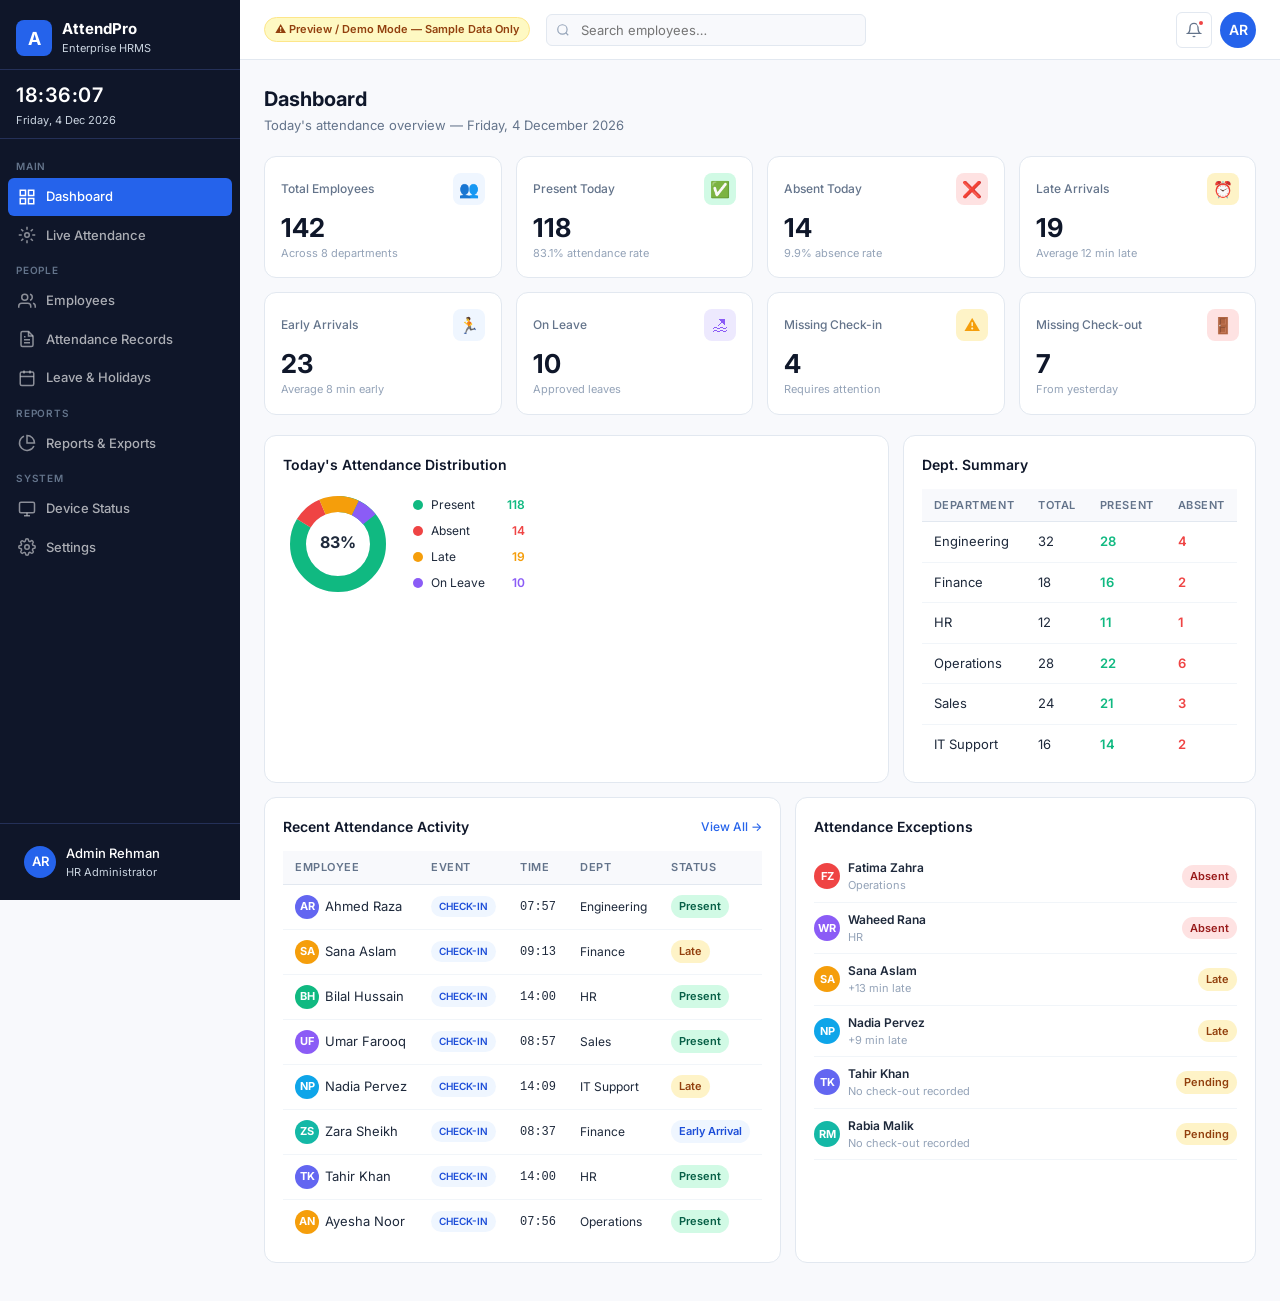
<file: frontend_source/attendance-proto-original.html>
<!DOCTYPE html>
<html lang="en">
<head>
<meta charset="UTF-8">
<meta name="viewport" content="width=device-width,initial-scale=1">
<title>AttendPro — Biometric Attendance System</title>
<link href="https://fonts.googleapis.com/css2?family=Inter:wght@400;500;600;700&display=swap" rel="stylesheet">
<style>
*,*::before,*::after{box-sizing:border-box;margin:0;padding:0}
:root{
--navy:#0f1629;--navy2:#1a2440;--navy3:#243058;
--blue:#2563eb;--blue-lt:#eff6ff;--blue-mid:#bfdbfe;
--teal:#0ea5e9;
--green:#10b981;--green-lt:#d1fae5;
--amber:#f59e0b;--amber-lt:#fef3c7;
--red:#ef4444;--red-lt:#fee2e2;
--purple:#8b5cf6;--purple-lt:#ede9fe;
--gray50:#f8f9fc;--gray100:#f1f5f9;--gray200:#e2e8f0;--gray300:#cbd5e1;
--gray500:#64748b;--gray700:#334155;--gray900:#0f172a;
--text:#1e293b;--text2:#64748b;--text3:#94a3b8;
--sidebar-w:240px;--topbar-h:60px;
--radius:8px;--radius-lg:12px;
--shadow:0 1px 3px rgba(0,0,0,.08),0 1px 2px rgba(0,0,0,.04);
--shadow-md:0 4px 12px rgba(0,0,0,.1);
}
body{font-family:'Inter',sans-serif;background:var(--gray50);color:var(--text);font-size:14px;line-height:1.5}
a{text-decoration:none;color:inherit}
button{cursor:pointer;font-family:inherit;font-size:14px}
/* LAYOUT */
.app{display:flex;min-height:100vh}
.sidebar{width:var(--sidebar-w);background:var(--navy);position:fixed;top:0;left:0;bottom:0;display:flex;flex-direction:column;z-index:100;overflow-y:auto}
.main{margin-left:var(--sidebar-w);flex:1;display:flex;flex-direction:column;min-height:100vh}
.topbar{height:var(--topbar-h);background:#fff;border-bottom:1px solid var(--gray200);display:flex;align-items:center;padding:0 24px;gap:16px;position:sticky;top:0;z-index:50}
.content{flex:1;padding:24px}
/* SIDEBAR */
.sb-brand{padding:20px 16px 12px;border-bottom:1px solid var(--navy3)}
.sb-brand .logo{display:flex;align-items:center;gap:10px}
.sb-logo-icon{width:36px;height:36px;background:var(--blue);border-radius:8px;display:flex;align-items:center;justify-content:center;font-size:18px;color:#fff;font-weight:700}
.sb-brand-name{color:#fff;font-weight:700;font-size:15px;line-height:1.2}
.sb-brand-sub{color:var(--gray300);font-size:11px;margin-top:2px}
.sb-datetime{padding:10px 16px;border-bottom:1px solid var(--navy3)}
.sb-time{color:#fff;font-size:20px;font-weight:600;letter-spacing:.5px}
.sb-date{color:var(--gray300);font-size:11px;margin-top:2px}
.sb-nav{padding:12px 8px;flex:1}
.sb-section{color:var(--gray500);font-size:10px;font-weight:600;padding:8px 8px 4px;text-transform:uppercase;letter-spacing:.08em}
.nav-item{display:flex;align-items:center;gap:10px;padding:9px 10px;border-radius:6px;color:rgba(255,255,255,.65);cursor:pointer;margin-bottom:1px;transition:background .15s,color .15s;font-size:13px;font-weight:500}
.nav-item:hover{background:var(--navy2);color:#fff}
.nav-item.active{background:var(--blue);color:#fff}
.nav-item .ni{width:18px;height:18px;flex-shrink:0;opacity:.8}
.nav-item.active .ni{opacity:1}
.sb-bottom{padding:12px 16px;border-top:1px solid var(--navy3)}
.sb-user{display:flex;align-items:center;gap:10px;cursor:pointer;padding:8px;border-radius:6px}
.sb-user:hover{background:var(--navy2)}
.avatar{width:32px;height:32px;border-radius:50%;background:var(--blue);display:flex;align-items:center;justify-content:center;color:#fff;font-size:13px;font-weight:600;flex-shrink:0}
.sb-user-info{flex:1;min-width:0}
.sb-user-name{color:#fff;font-size:13px;font-weight:500;white-space:nowrap;overflow:hidden;text-overflow:ellipsis}
.sb-user-role{color:var(--gray300);font-size:11px}
/* TOPBAR */
.demo-badge{background:#fef9c3;border:1px solid #fde68a;color:#92400e;font-size:11px;font-weight:600;padding:3px 10px;border-radius:20px;white-space:nowrap}
.tb-search{flex:1;max-width:320px;position:relative}
.tb-search input{width:100%;padding:7px 12px 7px 34px;border:1px solid var(--gray200);border-radius:6px;font-size:13px;font-family:inherit;color:var(--text);background:var(--gray50)}
.tb-search input:focus{outline:none;border-color:var(--blue)}
.tb-search .si{position:absolute;left:10px;top:50%;transform:translateY(-50%);color:var(--text3)}
.tb-actions{display:flex;align-items:center;gap:8px;margin-left:auto}
.icon-btn{width:36px;height:36px;border:1px solid var(--gray200);border-radius:6px;background:#fff;display:flex;align-items:center;justify-content:center;color:var(--gray500);cursor:pointer;position:relative}
.icon-btn:hover{background:var(--gray50);border-color:var(--gray300)}
.notif-dot{position:absolute;top:6px;right:6px;width:8px;height:8px;background:var(--red);border-radius:50%;border:2px solid #fff}
.tb-avatar{width:36px;height:36px;border-radius:50%;background:var(--blue);display:flex;align-items:center;justify-content:center;color:#fff;font-size:14px;font-weight:600;cursor:pointer}
/* PAGE HEADER */
.page-hdr{margin-bottom:20px}
.page-title{font-size:20px;font-weight:700;color:var(--gray900)}
.page-sub{color:var(--text2);font-size:13px;margin-top:2px}
/* KPI CARDS */
.kpi-grid{display:grid;grid-template-columns:repeat(4,1fr);gap:14px;margin-bottom:20px}
.kpi-card{background:#fff;border:1px solid var(--gray200);border-radius:var(--radius-lg);padding:16px;cursor:pointer;transition:box-shadow .15s}
.kpi-card:hover{box-shadow:var(--shadow-md)}
.kpi-top{display:flex;justify-content:space-between;align-items:center;margin-bottom:10px}
.kpi-label{font-size:12px;font-weight:500;color:var(--text2)}
.kpi-icon{width:32px;height:32px;border-radius:8px;display:flex;align-items:center;justify-content:center;font-size:16px}
.kpi-value{font-size:26px;font-weight:700;color:var(--gray900);line-height:1}
.kpi-sub{font-size:11px;color:var(--text3);margin-top:4px}
.kpi-blue .kpi-icon{background:var(--blue-lt);color:var(--blue)}
.kpi-green .kpi-icon{background:var(--green-lt);color:var(--green)}
.kpi-red .kpi-icon{background:var(--red-lt);color:var(--red)}
.kpi-amber .kpi-icon{background:var(--amber-lt);color:var(--amber)}
.kpi-purple .kpi-icon{background:var(--purple-lt);color:var(--purple)}
/* GRID LAYOUTS */
.grid2{display:grid;grid-template-columns:1fr 1fr;gap:14px;margin-bottom:14px}
.grid3{display:grid;grid-template-columns:2fr 1fr;gap:14px;margin-bottom:14px}
/* CARD */
.card{background:#fff;border:1px solid var(--gray200);border-radius:var(--radius-lg);padding:18px}
.card-hdr{display:flex;justify-content:space-between;align-items:center;margin-bottom:14px}
.card-title{font-size:14px;font-weight:600;color:var(--gray900)}
.card-action{font-size:12px;color:var(--blue);cursor:pointer;font-weight:500}
/* TABLE */
.tbl-wrap{overflow-x:auto}
table{width:100%;border-collapse:collapse}
th{text-align:left;font-size:11px;font-weight:600;color:var(--text2);text-transform:uppercase;letter-spacing:.05em;padding:8px 12px;border-bottom:1px solid var(--gray200);background:var(--gray50);white-space:nowrap;cursor:pointer;user-select:none}
th:hover{background:var(--gray100)}
td{padding:10px 12px;border-bottom:1px solid var(--gray100);color:var(--text);font-size:13px;white-space:nowrap}
tr:last-child td{border-bottom:none}
tr:hover td{background:var(--gray50)}
/* BADGES */
.badge{display:inline-flex;align-items:center;padding:3px 8px;border-radius:20px;font-size:11px;font-weight:600;white-space:nowrap}
.b-green{background:var(--green-lt);color:#065f46}
.b-red{background:var(--red-lt);color:#991b1b}
.b-amber{background:var(--amber-lt);color:#92400e}
.b-purple{background:var(--purple-lt);color:#5b21b6}
.b-blue{background:var(--blue-lt);color:#1d4ed8}
.b-gray{background:var(--gray100);color:var(--gray700)}
/* INITIALS AVATAR */
.emp-av{width:30px;height:30px;border-radius:50%;display:flex;align-items:center;justify-content:center;font-size:11px;font-weight:700;color:#fff;flex-shrink:0}
/* FILTERS BAR */
.filters{display:flex;gap:8px;flex-wrap:wrap;margin-bottom:14px;align-items:center}
.f-input{padding:7px 11px;border:1px solid var(--gray200);border-radius:6px;font-size:13px;font-family:inherit;background:#fff;color:var(--text)}
.f-input:focus{outline:none;border-color:var(--blue)}
.btn{padding:7px 14px;border-radius:6px;font-size:13px;font-weight:500;border:none;display:inline-flex;align-items:center;gap:6px;cursor:pointer;transition:background .15s}
.btn-primary{background:var(--blue);color:#fff}
.btn-primary:hover{background:#1d4ed8}
.btn-outline{background:#fff;color:var(--text);border:1px solid var(--gray200)}
.btn-outline:hover{background:var(--gray50)}
.btn-sm{padding:5px 10px;font-size:12px}
.btn-red{background:var(--red-lt);color:var(--red);border:none}
.btn-green{background:var(--green-lt);color:var(--green);border:none}
/* PAGINATION */
.pagination{display:flex;align-items:center;justify-content:space-between;padding:12px 0 0;color:var(--text2);font-size:13px}
.pg-btns{display:flex;gap:4px}
.pg-btn{width:30px;height:30px;border:1px solid var(--gray200);border-radius:5px;background:#fff;font-size:13px;display:flex;align-items:center;justify-content:center;cursor:pointer;color:var(--text)}
.pg-btn:hover{background:var(--gray50)}
.pg-btn.active{background:var(--blue);color:#fff;border-color:var(--blue)}
/* CHARTS */
.chart-bars{display:flex;align-items:flex-end;gap:8px;height:120px;padding-bottom:24px;position:relative}
.bar-col{display:flex;flex-direction:column;align-items:center;gap:4px;flex:1}
.bar{border-radius:4px 4px 0 0;width:100%;min-height:4px;transition:opacity .2s}
.bar:hover{opacity:.8}
.bar-label{font-size:10px;color:var(--text2);margin-top:4px;white-space:nowrap}
.bar-val{font-size:10px;font-weight:600;color:var(--text)}
.donut-wrap{display:flex;align-items:center;gap:20px}
.donut-legend{display:flex;flex-direction:column;gap:8px}
.legend-item{display:flex;align-items:center;gap:8px;font-size:12px}
.legend-dot{width:10px;height:10px;border-radius:50%;flex-shrink:0}
.legend-pct{font-weight:600;margin-left:auto;min-width:32px;text-align:right}
/* MODAL */
.modal-overlay{position:fixed;inset:0;background:rgba(15,22,41,.5);z-index:200;display:none;align-items:center;justify-content:center}
.modal-overlay.open{display:flex}
.modal{background:#fff;border-radius:var(--radius-lg);width:520px;max-width:96vw;max-height:90vh;overflow-y:auto;box-shadow:0 20px 60px rgba(0,0,0,.2)}
.modal-hdr{padding:18px 20px;border-bottom:1px solid var(--gray200);display:flex;justify-content:space-between;align-items:center}
.modal-body{padding:20px}
.modal-title{font-size:16px;font-weight:700}
.close-btn{background:none;border:none;font-size:20px;color:var(--text2);cursor:pointer;line-height:1}
/* DETAIL ROWS */
.detail-row{display:flex;border-bottom:1px solid var(--gray100);padding:10px 0}
.detail-row:last-child{border-bottom:none}
.detail-label{width:140px;font-size:12px;color:var(--text2);font-weight:500;flex-shrink:0}
.detail-val{font-size:13px;color:var(--text);font-weight:500}
/* SCREEN */
.screen{display:none}
.screen.active{display:block}
/* DEVICE */
.device-card{background:var(--navy);border-radius:var(--radius-lg);padding:24px;color:#fff;display:flex;align-items:center;gap:20px;margin-bottom:20px}
.device-icon{font-size:48px}
.device-info{flex:1}
.device-name{font-size:18px;font-weight:700}
.device-model{color:var(--gray300);font-size:13px;margin-top:2px}
.status-dot{display:inline-flex;align-items:center;gap:6px;padding:4px 10px;border-radius:20px;font-size:12px;font-weight:600;background:rgba(239,68,68,.2);color:#fca5a5}
.status-pending{background:rgba(245,158,11,.2);color:#fcd34d}
.metric-row{display:grid;grid-template-columns:repeat(3,1fr);gap:12px;margin-bottom:20px}
.metric-box{background:#fff;border:1px solid var(--gray200);border-radius:var(--radius);padding:14px;text-align:center}
.metric-val{font-size:22px;font-weight:700;color:var(--gray900)}
.metric-lbl{font-size:11px;color:var(--text2);margin-top:2px}
/* SETTINGS */
.settings-grid{display:grid;grid-template-columns:220px 1fr;gap:20px}
.settings-nav{background:#fff;border:1px solid var(--gray200);border-radius:var(--radius-lg);padding:8px;height:fit-content}
.s-nav-item{padding:8px 12px;border-radius:6px;cursor:pointer;font-size:13px;font-weight:500;color:var(--text2)}
.s-nav-item:hover,.s-nav-item.active{background:var(--blue-lt);color:var(--blue)}
.form-group{margin-bottom:16px}
.form-label{font-size:12px;font-weight:600;color:var(--gray700);margin-bottom:5px;display:block}
.form-input{width:100%;padding:8px 12px;border:1px solid var(--gray200);border-radius:6px;font-size:14px;font-family:inherit;color:var(--text)}
.form-input:focus{outline:none;border-color:var(--blue)}
/* LEAVE */
.leave-tabs{display:flex;gap:0;border-bottom:1px solid var(--gray200);margin-bottom:16px}
.l-tab{padding:10px 20px;font-size:13px;font-weight:500;color:var(--text2);cursor:pointer;border-bottom:2px solid transparent;margin-bottom:-1px}
.l-tab.active{color:var(--blue);border-color:var(--blue)}
/* PRINT */
@media print{
  .sidebar,.topbar,.filters,.pagination,.no-print{display:none!important}
  .main{margin-left:0}
  .content{padding:0}
  .screen{display:block!important}
  .print-only{display:block!important}
  body{font-size:12px}
  .card{border:1px solid #ddd;box-shadow:none}
}
.print-only{display:none}
/* RESPONSIVE */
@media(max-width:1100px){.kpi-grid{grid-template-columns:repeat(4,1fr)}}
@media(max-width:900px){.kpi-grid{grid-template-columns:repeat(2,1fr)}.grid2,.grid3{grid-template-columns:1fr}}
</style>
</head>
<body>
<div class="app">
<!-- SIDEBAR -->
<aside class="sidebar">
<div class="sb-brand">
  <div class="logo">
    <div class="sb-logo-icon">A</div>
    <div>
      <div class="sb-brand-name">AttendPro</div>
      <div class="sb-brand-sub">Enterprise HRMS</div>
    </div>
  </div>
</div>
<div class="sb-datetime">
  <div class="sb-time" id="sbTime">--:--:--</div>
  <div class="sb-date" id="sbDate">Loading…</div>
</div>
<nav class="sb-nav">
  <div class="sb-section">Main</div>
  <div class="nav-item active" onclick="showScreen('dashboard',this)" data-screen="dashboard">
    <svg class="ni" viewBox="0 0 24 24" fill="none" stroke="currentColor" stroke-width="2"><rect x="3" y="3" width="7" height="7"/><rect x="14" y="3" width="7" height="7"/><rect x="3" y="14" width="7" height="7"/><rect x="14" y="14" width="7" height="7"/></svg>
    Dashboard
  </div>
  <div class="nav-item" onclick="showScreen('live',this)" data-screen="live">
    <svg class="ni" viewBox="0 0 24 24" fill="none" stroke="currentColor" stroke-width="2"><circle cx="12" cy="12" r="3"/><path d="M12 1v4M12 19v4M4.22 4.22l2.83 2.83M16.95 16.95l2.83 2.83M1 12h4M19 12h4M4.22 19.78l2.83-2.83M16.95 7.05l2.83-2.83"/></svg>
    Live Attendance
  </div>
  <div class="sb-section">People</div>
  <div class="nav-item" onclick="showScreen('employees',this)" data-screen="employees">
    <svg class="ni" viewBox="0 0 24 24" fill="none" stroke="currentColor" stroke-width="2"><path d="M17 21v-2a4 4 0 0 0-4-4H5a4 4 0 0 0-4 4v2"/><circle cx="9" cy="7" r="4"/><path d="M23 21v-2a4 4 0 0 0-3-3.87M16 3.13a4 4 0 0 1 0 7.75"/></svg>
    Employees
  </div>
  <div class="nav-item" onclick="showScreen('records',this)" data-screen="records">
    <svg class="ni" viewBox="0 0 24 24" fill="none" stroke="currentColor" stroke-width="2"><path d="M14 2H6a2 2 0 0 0-2 2v16a2 2 0 0 0 2 2h12a2 2 0 0 0 2-2V8z"/><polyline points="14 2 14 8 20 8"/><line x1="16" y1="13" x2="8" y2="13"/><line x1="16" y1="17" x2="8" y2="17"/><polyline points="10 9 9 9 8 9"/></svg>
    Attendance Records
  </div>
  <div class="nav-item" onclick="showScreen('leave',this)" data-screen="leave">
    <svg class="ni" viewBox="0 0 24 24" fill="none" stroke="currentColor" stroke-width="2"><rect x="3" y="4" width="18" height="18" rx="2" ry="2"/><line x1="16" y1="2" x2="16" y2="6"/><line x1="8" y1="2" x2="8" y2="6"/><line x1="3" y1="10" x2="21" y2="10"/></svg>
    Leave & Holidays
  </div>
  <div class="sb-section">Reports</div>
  <div class="nav-item" onclick="showScreen('reports',this)" data-screen="reports">
    <svg class="ni" viewBox="0 0 24 24" fill="none" stroke="currentColor" stroke-width="2"><path d="M21.21 15.89A10 10 0 1 1 8 2.83"/><path d="M22 12A10 10 0 0 0 12 2v10z"/></svg>
    Reports & Exports
  </div>
  <div class="sb-section">System</div>
  <div class="nav-item" onclick="showScreen('device',this)" data-screen="device">
    <svg class="ni" viewBox="0 0 24 24" fill="none" stroke="currentColor" stroke-width="2"><rect x="2" y="3" width="20" height="14" rx="2"/><line x1="8" y1="21" x2="16" y2="21"/><line x1="12" y1="17" x2="12" y2="21"/></svg>
    Device Status
  </div>
  <div class="nav-item" onclick="showScreen('settings',this)" data-screen="settings">
    <svg class="ni" viewBox="0 0 24 24" fill="none" stroke="currentColor" stroke-width="2"><circle cx="12" cy="12" r="3"/><path d="M19.4 15a1.65 1.65 0 0 0 .33 1.82l.06.06a2 2 0 0 1-2.83 2.83l-.06-.06a1.65 1.65 0 0 0-1.82-.33 1.65 1.65 0 0 0-1 1.51V21a2 2 0 0 1-4 0v-.09A1.65 1.65 0 0 0 9 19.4a1.65 1.65 0 0 0-1.82.33l-.06.06a2 2 0 0 1-2.83-2.83l.06-.06A1.65 1.65 0 0 0 4.68 15a1.65 1.65 0 0 0-1.51-1H3a2 2 0 0 1 0-4h.09A1.65 1.65 0 0 0 4.6 9a1.65 1.65 0 0 0-.33-1.82l-.06-.06a2 2 0 0 1 2.83-2.83l.06.06A1.65 1.65 0 0 0 9 4.68a1.65 1.65 0 0 0 1-1.51V3a2 2 0 0 1 4 0v.09a1.65 1.65 0 0 0 1 1.51 1.65 1.65 0 0 0 1.82-.33l.06-.06a2 2 0 0 1 2.83 2.83l-.06.06A1.65 1.65 0 0 0 19.4 9a1.65 1.65 0 0 0 1.51 1H21a2 2 0 0 1 0 4h-.09a1.65 1.65 0 0 0-1.51 1z"/></svg>
    Settings
  </div>
</nav>
<div class="sb-bottom">
  <div class="sb-user">
    <div class="avatar">AR</div>
    <div class="sb-user-info">
      <div class="sb-user-name">Admin Rehman</div>
      <div class="sb-user-role">HR Administrator</div>
    </div>
  </div>
</div>
</aside>
<!-- MAIN -->
<div class="main">
<div class="topbar">
  <span class="demo-badge">⚠ Preview / Demo Mode — Sample Data Only</span>
  <div class="tb-search">
    <svg class="si" width="14" height="14" viewBox="0 0 24 24" fill="none" stroke="currentColor" stroke-width="2"><circle cx="11" cy="11" r="8"/><line x1="21" y1="21" x2="16.65" y2="16.65"/></svg>
    <input type="text" placeholder="Search employees…" oninput="globalSearch(this.value)">
  </div>
  <div class="tb-actions">
    <div class="icon-btn" onclick="alert('3 notifications: Late arrival alert for 2 employees, Sync pending.')">
      <svg width="16" height="16" viewBox="0 0 24 24" fill="none" stroke="currentColor" stroke-width="2"><path d="M18 8A6 6 0 0 0 6 8c0 7-3 9-3 9h18s-3-2-3-9"/><path d="M13.73 21a2 2 0 0 1-3.46 0"/></svg>
      <span class="notif-dot"></span>
    </div>
    <div class="tb-avatar" onclick="alert('Profile: Admin Rehman\nRole: HR Administrator\nEmail: admin@company.com')">AR</div>
  </div>
</div>
<div class="content">
<!-- ═══════════════════ DASHBOARD ═══════════════════ -->
<div id="screen-dashboard" class="screen active">
<div class="page-hdr">
  <div class="page-title">Dashboard</div>
  <div class="page-sub">Today's attendance overview — <span id="dashDate"></span></div>
</div>
<div class="kpi-grid">
  <div class="kpi-card kpi-blue" onclick="showScreen('employees',document.querySelector('[data-screen=employees]'))">
    <div class="kpi-top"><span class="kpi-label">Total Employees</span><div class="kpi-icon">👥</div></div>
    <div class="kpi-value">142</div><div class="kpi-sub">Across 8 departments</div>
  </div>
  <div class="kpi-card kpi-green" onclick="showScreen('live',document.querySelector('[data-screen=live]'));setLiveFilter('Present')">
    <div class="kpi-top"><span class="kpi-label">Present Today</span><div class="kpi-icon">✅</div></div>
    <div class="kpi-value">118</div><div class="kpi-sub">83.1% attendance rate</div>
  </div>
  <div class="kpi-card kpi-red" onclick="showScreen('live',document.querySelector('[data-screen=live]'));setLiveFilter('Absent')">
    <div class="kpi-top"><span class="kpi-label">Absent Today</span><div class="kpi-icon">❌</div></div>
    <div class="kpi-value">14</div><div class="kpi-sub">9.9% absence rate</div>
  </div>
  <div class="kpi-card kpi-amber" onclick="showScreen('live',document.querySelector('[data-screen=live]'));setLiveFilter('Late')">
    <div class="kpi-top"><span class="kpi-label">Late Arrivals</span><div class="kpi-icon">⏰</div></div>
    <div class="kpi-value">19</div><div class="kpi-sub">Average 12 min late</div>
  </div>
  <div class="kpi-card kpi-blue">
    <div class="kpi-top"><span class="kpi-label">Early Arrivals</span><div class="kpi-icon">🏃</div></div>
    <div class="kpi-value">23</div><div class="kpi-sub">Average 8 min early</div>
  </div>
  <div class="kpi-card kpi-purple" onclick="showScreen('leave',document.querySelector('[data-screen=leave]'))">
    <div class="kpi-top"><span class="kpi-label">On Leave</span><div class="kpi-icon">🏖</div></div>
    <div class="kpi-value">10</div><div class="kpi-sub">Approved leaves</div>
  </div>
  <div class="kpi-card kpi-amber">
    <div class="kpi-top"><span class="kpi-label">Missing Check-in</span><div class="kpi-icon">⚠</div></div>
    <div class="kpi-value">4</div><div class="kpi-sub">Requires attention</div>
  </div>
  <div class="kpi-card kpi-red">
    <div class="kpi-top"><span class="kpi-label">Missing Check-out</span><div class="kpi-icon">🚪</div></div>
    <div class="kpi-value">7</div><div class="kpi-sub">From yesterday</div>
  </div>
</div>
<div class="grid3">
  <div class="card">
    <div class="card-hdr"><span class="card-title">Today's Attendance Distribution</span></div>
    <div class="donut-wrap">
      <svg width="110" height="110" viewBox="0 0 110 110">
        <circle cx="55" cy="55" r="40" fill="none" stroke="#e2e8f0" stroke-width="16"/>
        <circle cx="55" cy="55" r="40" fill="none" stroke="#10b981" stroke-width="16" stroke-dasharray="210 41" stroke-dashoffset="0" transform="rotate(-90 55 55)"/>
        <circle cx="55" cy="55" r="40" fill="none" stroke="#ef4444" stroke-width="16" stroke-dasharray="25 226" stroke-dashoffset="-210" transform="rotate(-90 55 55)"/>
        <circle cx="55" cy="55" r="40" fill="none" stroke="#f59e0b" stroke-width="16" stroke-dasharray="34 217" stroke-dashoffset="-235" transform="rotate(-90 55 55)"/>
        <circle cx="55" cy="55" r="40" fill="none" stroke="#8b5cf6" stroke-width="16" stroke-dasharray="18 233" stroke-dashoffset="-269" transform="rotate(-90 55 55)"/>
        <text x="55" y="59" text-anchor="middle" font-size="16" font-weight="700" fill="#1e293b">83%</text>
      </svg>
      <div class="donut-legend">
        <div class="legend-item"><span class="legend-dot" style="background:#10b981"></span>Present<span class="legend-pct" style="color:#10b981">118</span></div>
        <div class="legend-item"><span class="legend-dot" style="background:#ef4444"></span>Absent<span class="legend-pct" style="color:#ef4444">14</span></div>
        <div class="legend-item"><span class="legend-dot" style="background:#f59e0b"></span>Late<span class="legend-pct" style="color:#f59e0b">19</span></div>
        <div class="legend-item"><span class="legend-dot" style="background:#8b5cf6"></span>On Leave<span class="legend-pct" style="color:#8b5cf6">10</span></div>
      </div>
    </div>
  </div>
  <div class="card">
    <div class="card-hdr"><span class="card-title">Dept. Summary</span></div>
    <div class="tbl-wrap">
      <table>
        <thead><tr><th>Department</th><th>Total</th><th>Present</th><th>Absent</th></tr></thead>
        <tbody>
          <tr><td>Engineering</td><td>32</td><td style="color:#10b981;font-weight:600">28</td><td style="color:#ef4444;font-weight:600">4</td></tr>
          <tr><td>Finance</td><td>18</td><td style="color:#10b981;font-weight:600">16</td><td style="color:#ef4444;font-weight:600">2</td></tr>
          <tr><td>HR</td><td>12</td><td style="color:#10b981;font-weight:600">11</td><td style="color:#ef4444;font-weight:600">1</td></tr>
          <tr><td>Operations</td><td>28</td><td style="color:#10b981;font-weight:600">22</td><td style="color:#ef4444;font-weight:600">6</td></tr>
          <tr><td>Sales</td><td>24</td><td style="color:#10b981;font-weight:600">21</td><td style="color:#ef4444;font-weight:600">3</td></tr>
          <tr><td>IT Support</td><td>16</td><td style="color:#10b981;font-weight:600">14</td><td style="color:#ef4444;font-weight:600">2</td></tr>
        </tbody>
      </table>
    </div>
  </div>
</div>
<div class="grid2">
  <div class="card">
    <div class="card-hdr"><span class="card-title">Recent Attendance Activity</span><span class="card-action" onclick="showScreen('live',document.querySelector('[data-screen=live]'))">View All →</span></div>
    <div class="tbl-wrap">
      <table>
        <thead><tr><th>Employee</th><th>Event</th><th>Time</th><th>Dept</th><th>Status</th></tr></thead>
        <tbody id="recentActivity"></tbody>
      </table>
    </div>
  </div>
  <div class="card">
    <div class="card-hdr"><span class="card-title">Attendance Exceptions</span></div>
    <div id="exceptions"></div>
  </div>
</div>
</div>

<!-- ═══════════════════ LIVE ATTENDANCE ═══════════════════ -->
<div id="screen-live" class="screen">
<div class="page-hdr">
  <div class="page-title">Live Attendance</div>
  <div class="page-sub">Real-time attendance tracking — updates will appear here after device integration</div>
</div>
<div class="filters">
  <input class="f-input" type="text" id="liveSearch" placeholder="🔍 Search name or ID…" oninput="renderLive()">
  <input class="f-input" type="date" id="liveDate" onchange="renderLive()">
  <button class="btn btn-outline btn-sm" onclick="document.getElementById('liveDate').value=today();renderLive()">Today</button>
  <select class="f-input" id="liveDept" onchange="renderLive()">
    <option value="">All Departments</option>
    <option>Engineering</option><option>Finance</option><option>HR</option>
    <option>Operations</option><option>Sales</option><option>IT Support</option>
  </select>
  <select class="f-input" id="liveShift" onchange="renderLive()">
    <option value="">All Shifts</option>
    <option>Morning (08:00)</option><option>General (09:00)</option><option>Evening (14:00)</option>
  </select>
  <select class="f-input" id="liveStatus" onchange="renderLive()">
    <option value="">All Status</option>
    <option>Present</option><option>Late</option><option>Absent</option>
    <option>On Leave</option><option>Early Arrival</option>
  </select>
  <button class="btn btn-outline btn-sm" onclick="clearFilters()">✕ Clear</button>
</div>
<div class="card">
<div class="tbl-wrap">
<table>
  <thead>
    <tr>
      <th></th>
      <th onclick="sortLive('id')">AC No ↕</th>
      <th onclick="sortLive('name')">Name ↕</th>
      <th onclick="sortLive('dept')">Department ↕</th>
      <th>Shift</th>
      <th>Sched. In</th>
      <th onclick="sortLive('cin')">Actual In ↕</th>
      <th>Early/Late</th>
      <th>Sched. Out</th>
      <th>Actual Out</th>
      <th>Status</th>
    </tr>
  </thead>
  <tbody id="liveTbody"></tbody>
</table>
</div>
<div class="pagination" id="livePag"></div>
</div>
</div>

<!-- ═══════════════════ EMPLOYEES ═══════════════════ -->
<div id="screen-employees" class="screen">
<div class="page-hdr" style="display:flex;justify-content:space-between;align-items:flex-start">
  <div><div class="page-title">Employee Directory</div><div class="page-sub">142 employees across 8 departments</div></div>
  <button class="btn btn-primary" onclick="alert('Add Employee form would open here (backend integration required)')">+ Add Employee</button>
</div>
<div class="filters">
  <input class="f-input" type="text" id="empSearch" placeholder="🔍 Search employees…" oninput="renderEmployees()">
  <select class="f-input" id="empDept" onchange="renderEmployees()">
    <option value="">All Departments</option>
    <option>Engineering</option><option>Finance</option><option>HR</option>
    <option>Operations</option><option>Sales</option><option>IT Support</option>
  </select>
  <select class="f-input" id="empStatus" onchange="renderEmployees()">
    <option value="">All Status</option><option>Active</option><option>Inactive</option>
  </select>
</div>
<div class="card">
<div class="tbl-wrap">
<table>
  <thead><tr><th></th><th>Employee ID</th><th>Name</th><th>Department</th><th>Designation</th><th>Shift</th><th>Status</th><th>Actions</th></tr></thead>
  <tbody id="empTbody"></tbody>
</table>
</div>
<div class="pagination" id="empPag"></div>
</div>
</div>

<!-- ═══════════════════ RECORDS ═══════════════════ -->
<div id="screen-records" class="screen">
<div class="page-hdr"><div class="page-title">Attendance Records</div><div class="page-sub">Historical attendance data with full detail</div></div>
<div class="filters">
  <input class="f-input" type="date" id="recFrom">
  <span style="color:var(--text2);font-size:13px">to</span>
  <input class="f-input" type="date" id="recTo">
  <select class="f-input" id="recDept"><option value="">All Departments</option><option>Engineering</option><option>Finance</option><option>HR</option><option>Operations</option></select>
  <select class="f-input" id="recStatus"><option value="">All Status</option><option>Present</option><option>Late</option><option>Absent</option><option>On Leave</option></select>
  <button class="btn btn-primary btn-sm" onclick="renderRecords()">Apply Filter</button>
</div>
<div class="card">
<div class="tbl-wrap">
<table>
  <thead><tr><th>Date</th><th>Employee</th><th>Dept</th><th>Sched. In</th><th>Check-in</th><th>Sched. Out</th><th>Check-out</th><th>Work Hours</th><th>Late (min)</th><th>Early Dep.</th><th>OT</th><th>Status</th></tr></thead>
  <tbody id="recTbody"></tbody>
</table>
</div>
<div class="pagination" id="recPag"></div>
</div>
</div>

<!-- ═══════════════════ LEAVE ═══════════════════ -->
<div id="screen-leave" class="screen">
<div class="page-hdr" style="display:flex;justify-content:space-between;align-items:flex-start">
  <div><div class="page-title">Leave & Holidays</div><div class="page-sub">Leave requests, approvals, and public holidays</div></div>
  <button class="btn btn-primary" onclick="alert('Leave request form would open here')">+ New Leave Request</button>
</div>
<div class="leave-tabs">
  <div class="l-tab active" onclick="switchLeaveTab(this,'leave-pending')">Pending Requests</div>
  <div class="l-tab" onclick="switchLeaveTab(this,'leave-approved')">Approved Leaves</div>
  <div class="l-tab" onclick="switchLeaveTab(this,'leave-holidays')">Public Holidays</div>
</div>
<div id="leave-pending">
  <div class="card">
    <div class="tbl-wrap">
      <table>
        <thead><tr><th>Employee</th><th>Dept</th><th>Leave Type</th><th>From</th><th>To</th><th>Days</th><th>Reason</th><th>Status</th><th>Actions</th></tr></thead>
        <tbody>
          <tr><td><div style="display:flex;align-items:center;gap:8px"><div class="emp-av" style="background:#6366f1">SA</div>Sana Aslam</div></td><td>HR</td><td>Annual Leave</td><td>Oct 30</td><td>Nov 1</td><td>3</td><td>Family event</td><td><span class="badge b-amber">Pending</span></td><td><button class="btn btn-green btn-sm" onclick="alert('Leave approved!')">Approve</button> <button class="btn btn-red btn-sm" onclick="alert('Leave rejected!')">Reject</button></td></tr>
          <tr><td><div style="display:flex;align-items:center;gap:8px"><div class="emp-av" style="background:#f59e0b">TK</div>Tahir Khan</div></td><td>Engineering</td><td>Sick Leave</td><td>Oct 29</td><td>Oct 29</td><td>1</td><td>Medical</td><td><span class="badge b-amber">Pending</span></td><td><button class="btn btn-green btn-sm" onclick="alert('Leave approved!')">Approve</button> <button class="btn btn-red btn-sm" onclick="alert('Leave rejected!')">Reject</button></td></tr>
          <tr><td><div style="display:flex;align-items:center;gap:8px"><div class="emp-av" style="background:#10b981">RM</div>Raza Malik</div></td><td>Sales</td><td>Casual Leave</td><td>Nov 4</td><td>Nov 5</td><td>2</td><td>Personal work</td><td><span class="badge b-amber">Pending</span></td><td><button class="btn btn-green btn-sm" onclick="alert('Leave approved!')">Approve</button> <button class="btn btn-red btn-sm" onclick="alert('Leave rejected!')">Reject</button></td></tr>
        </tbody>
      </table>
    </div>
  </div>
</div>
<div id="leave-approved" style="display:none">
  <div class="card">
    <div class="tbl-wrap">
      <table>
        <thead><tr><th>Employee</th><th>Dept</th><th>Leave Type</th><th>From</th><th>To</th><th>Days</th><th>Approved By</th><th>Status</th></tr></thead>
        <tbody>
          <tr><td>Ayesha Noor</td><td>Finance</td><td>Annual Leave</td><td>Oct 25</td><td>Oct 28</td><td>4</td><td>Admin Rehman</td><td><span class="badge b-purple">Approved</span></td></tr>
          <tr><td>Bilal Hussain</td><td>IT Support</td><td>Sick Leave</td><td>Oct 27</td><td>Oct 27</td><td>1</td><td>Admin Rehman</td><td><span class="badge b-purple">Approved</span></td></tr>
          <tr><td>Fatima Zahra</td><td>Operations</td><td>Maternity</td><td>Oct 1</td><td>Nov 30</td><td>60</td><td>Admin Rehman</td><td><span class="badge b-purple">Approved</span></td></tr>
        </tbody>
      </table>
    </div>
  </div>
</div>
<div id="leave-holidays" style="display:none">
  <div class="card">
    <div class="tbl-wrap">
      <table>
        <thead><tr><th>Holiday</th><th>Date</th><th>Day</th><th>Type</th></tr></thead>
        <tbody>
          <tr><td>Iqbal Day</td><td>Nov 9, 2026</td><td>Monday</td><td><span class="badge b-blue">National</span></td></tr>
          <tr><td>Christmas</td><td>Dec 25, 2026</td><td>Friday</td><td><span class="badge b-blue">National</span></td></tr>
          <tr><td>Quaid-e-Azam Day</td><td>Dec 25, 2026</td><td>Friday</td><td><span class="badge b-blue">National</span></td></tr>
          <tr><td>New Year's Day</td><td>Jan 1, 2027</td><td>Friday</td><td><span class="badge b-blue">National</span></td></tr>
        </tbody>
      </table>
    </div>
  </div>
</div>
</div>

<!-- ═══════════════════ REPORTS ═══════════════════ -->
<div id="screen-reports" class="screen">
<div class="page-hdr"><div class="page-title">Reports & Exports</div><div class="page-sub">Generate, preview, and print attendance reports</div></div>
<div class="grid2" style="align-items:start">
  <div>
    <div class="card" style="margin-bottom:14px">
      <div class="card-title" style="margin-bottom:14px">Report Configuration</div>
      <div class="form-group"><label class="form-label">Report Type</label>
        <select class="form-input" id="rptType">
          <option>Daily Attendance Register</option><option>Monthly Attendance Summary</option>
          <option>Employee Attendance History</option><option>Absent Employees</option>
          <option>Late Arrivals</option><option>Missing Check-ins</option>
          <option>Department-wise Attendance</option>
        </select>
      </div>
      <div class="form-group"><label class="form-label">From Date</label><input type="date" class="form-input" id="rptFrom"></div>
      <div class="form-group"><label class="form-label">To Date</label><input type="date" class="form-input" id="rptTo"></div>
      <div class="form-group"><label class="form-label">Department</label>
        <select class="form-input"><option value="">All Departments</option><option>Engineering</option><option>Finance</option><option>HR</option><option>Operations</option></select>
      </div>
      <div class="form-group"><label class="form-label">Employee (Optional)</label><input type="text" class="form-input" placeholder="Leave blank for all"></div>
      <div style="display:flex;gap:8px">
        <button class="btn btn-primary" style="flex:1" onclick="showReportPreview()">Preview Report</button>
        <button class="btn btn-outline" onclick="window.print()">🖨 Print</button>
      </div>
    </div>
    <div class="card">
      <div class="card-title" style="margin-bottom:12px">Quick Reports</div>
      <div style="display:flex;flex-direction:column;gap:6px">
        <button class="btn btn-outline" style="justify-content:flex-start" onclick="showReportPreview()">📋 Today's Attendance Register</button>
        <button class="btn btn-outline" style="justify-content:flex-start" onclick="showReportPreview()">📅 This Week Summary</button>
        <button class="btn btn-outline" style="justify-content:flex-start" onclick="showReportPreview()">🚨 Late Arrivals — Oct 2026</button>
        <button class="btn btn-outline" style="justify-content:flex-start" onclick="showReportPreview()">⚠ Missing Check-outs</button>
        <button class="btn btn-outline" style="justify-content:flex-start" onclick="showReportPreview()">🏢 Department Summary</button>
      </div>
    </div>
  </div>
  <div class="card" id="reportPreview">
    <div style="text-align:center;color:var(--text3);padding:60px 0">
      <div style="font-size:40px;margin-bottom:12px">📊</div>
      <div style="font-size:14px;font-weight:500">Configure and preview a report</div>
      <div style="font-size:12px;margin-top:4px">Select report type and date range, then click Preview</div>
    </div>
  </div>
</div>
<!-- PRINT LAYOUT -->
<div class="print-only" id="printLayout" style="padding:20px">
  <div style="text-align:center;margin-bottom:20px">
    <div style="font-size:24px;font-weight:700">🏢 Al-Rehman Industries Ltd.</div>
    <div id="printTitle" style="font-size:16px;margin-top:4px"></div>
    <div id="printMeta" style="font-size:12px;color:#666;margin-top:4px"></div>
  </div>
  <table style="width:100%;border-collapse:collapse;font-size:12px">
    <thead><tr style="background:#f1f5f9">
      <th style="border:1px solid #ddd;padding:6px">ID</th>
      <th style="border:1px solid #ddd;padding:6px">Name</th>
      <th style="border:1px solid #ddd;padding:6px">Dept</th>
      <th style="border:1px solid #ddd;padding:6px">Check-in</th>
      <th style="border:1px solid #ddd;padding:6px">Check-out</th>
      <th style="border:1px solid #ddd;padding:6px">Hours</th>
      <th style="border:1px solid #ddd;padding:6px">Status</th>
    </tr></thead>
    <tbody id="printTbody"></tbody>
  </table>
  <div style="margin-top:30px;display:flex;justify-content:space-between">
    <div style="text-align:center"><div style="border-top:1px solid #000;padding-top:4px;width:160px;font-size:11px">Prepared By</div></div>
    <div style="text-align:center"><div style="border-top:1px solid #000;padding-top:4px;width:160px;font-size:11px">Approved By</div></div>
  </div>
</div>
</div>

<!-- ═══════════════════ DEVICE STATUS ═══════════════════ -->
<div id="screen-device" class="screen">
<div class="page-hdr"><div class="page-title">Device Status</div><div class="page-sub">Biometric device management and synchronization</div></div>
<div class="device-card">
  <div class="device-icon">👁</div>
  <div class="device-info">
    <div class="device-name">ZKTeco uFace 800</div>
    <div class="device-model">Multi-biometric Face + Fingerprint Terminal — S/N: ZKUF800-PKL-042</div>
    <div style="margin-top:10px"><span class="status-dot status-pending">⏳ Integration Pending — Preview Mode</span></div>
  </div>
  <div style="display:flex;flex-direction:column;gap:8px">
    <button class="btn" style="background:rgba(255,255,255,.1);color:#fff;border:1px solid rgba(255,255,255,.2)" onclick="alert('Connection test requires device integration.\nIntegration method to be verified with existing system.')">🔌 Test Connection</button>
    <button class="btn" style="background:rgba(255,255,255,.1);color:#fff;border:1px solid rgba(255,255,255,.2)" onclick="alert('Sync requires device integration.\nThis will be configured after integration is verified.')">🔄 Sync Now</button>
    <button class="btn" style="background:rgba(255,255,255,.1);color:#fff;border:1px solid rgba(255,255,255,.2)" onclick="alert('Device logs will appear here after integration.')">📋 View Logs</button>
  </div>
</div>
<div class="metric-row">
  <div class="metric-box"><div class="metric-val" style="color:var(--text3)">—</div><div class="metric-lbl">Connection Method</div><div style="font-size:11px;margin-top:4px;color:var(--text3)">TCP/IP (to be configured)</div></div>
  <div class="metric-box"><div class="metric-val" style="color:var(--text3)">—</div><div class="metric-lbl">Last Sync</div><div style="font-size:11px;margin-top:4px;color:var(--text3)">Pending integration</div></div>
  <div class="metric-box"><div class="metric-val" style="color:var(--text3)">—</div><div class="metric-lbl">Total Events</div><div style="font-size:11px;margin-top:4px;color:var(--text3)">No data yet</div></div>
</div>
<div class="grid2">
  <div class="card">
    <div class="card-hdr"><span class="card-title">Device Specifications</span></div>
    <div class="detail-row"><span class="detail-label">Model</span><span class="detail-val">ZKTeco uFace 800</span></div>
    <div class="detail-row"><span class="detail-label">Biometric Type</span><span class="detail-val">Face + Fingerprint + Card + PIN</span></div>
    <div class="detail-row"><span class="detail-label">User Capacity</span><span class="detail-val">1,500 Faces / 3,000 Fingerprints</span></div>
    <div class="detail-row"><span class="detail-label">Log Capacity</span><span class="detail-val">100,000 Records</span></div>
    <div class="detail-row"><span class="detail-label">Interface</span><span class="detail-val">TCP/IP, USB, RS232/485</span></div>
    <div class="detail-row"><span class="detail-label">Existing System</span><span class="detail-val">att2000.mdb (Access DB)</span></div>
    <div class="detail-row"><span class="detail-label">Integration Status</span><span class="detail-val"><span class="badge b-amber">⏳ To Be Verified</span></span></div>
  </div>
  <div class="card">
    <div class="card-hdr"><span class="card-title">Sync History (Preview)</span></div>
    <div style="text-align:center;padding:30px;color:var(--text3)">
      <div style="font-size:32px;margin-bottom:8px">📡</div>
      <div style="font-size:13px;font-weight:500">No sync history</div>
      <div style="font-size:12px;margin-top:4px">Sync history will appear here after<br>device integration is configured.</div>
    </div>
  </div>
</div>
</div>

<!-- ═══════════════════ SETTINGS ═══════════════════ -->
<div id="screen-settings" class="screen">
<div class="page-hdr"><div class="page-title">Settings</div><div class="page-sub">System configuration and preferences</div></div>
<div class="settings-grid">
  <div class="settings-nav">
    <div class="s-nav-item active" onclick="switchSettingsTab(this,'sOrg')">🏢 Organization</div>
    <div class="s-nav-item" onclick="switchSettingsTab(this,'sShifts')">⏰ Shifts</div>
    <div class="s-nav-item" onclick="switchSettingsTab(this,'sDepts')">🏢 Departments</div>
    <div class="s-nav-item" onclick="switchSettingsTab(this,'sAttendance')">📋 Attendance Rules</div>
    <div class="s-nav-item" onclick="switchSettingsTab(this,'sUsers')">👤 System Users</div>
    <div class="s-nav-item" onclick="switchSettingsTab(this,'sNotif')">🔔 Notifications</div>
  </div>
  <div>
    <div id="sOrg" class="card">
      <div class="card-title" style="margin-bottom:16px">Organization Information</div>
      <div style="display:grid;grid-template-columns:1fr 1fr;gap:14px">
        <div class="form-group"><label class="form-label">Organization Name</label><input class="form-input" value="Al-Rehman Industries Ltd."></div>
        <div class="form-group"><label class="form-label">Short Name</label><input class="form-input" value="ARI"></div>
        <div class="form-group"><label class="form-label">HR Contact</label><input class="form-input" value="hr@alrehman.com"></div>
        <div class="form-group"><label class="form-label">Phone</label><input class="form-input" value="+92-42-111-000-000"></div>
        <div class="form-group" style="grid-column:1/-1"><label class="form-label">Address</label><input class="form-input" value="123 Industrial Area, Lahore, Punjab, Pakistan"></div>
      </div>
      <button class="btn btn-primary" style="margin-top:8px" onclick="alert('Settings saved! (Preview only)')">Save Changes</button>
    </div>
    <div id="sShifts" class="card" style="display:none">
      <div class="card-title" style="margin-bottom:16px">Shift Configuration</div>
      <div class="tbl-wrap"><table>
        <thead><tr><th>Shift Name</th><th>Start</th><th>End</th><th>Late After</th><th>Grace Period</th><th>Actions</th></tr></thead>
        <tbody>
          <tr><td>Morning Shift</td><td>08:00</td><td>17:00</td><td>08:10</td><td>10 min</td><td><button class="btn btn-outline btn-sm" onclick="alert('Edit shift')">Edit</button></td></tr>
          <tr><td>General Shift</td><td>09:00</td><td>18:00</td><td>09:10</td><td>10 min</td><td><button class="btn btn-outline btn-sm" onclick="alert('Edit shift')">Edit</button></td></tr>
          <tr><td>Evening Shift</td><td>14:00</td><td>23:00</td><td>14:15</td><td>15 min</td><td><button class="btn btn-outline btn-sm" onclick="alert('Edit shift')">Edit</button></td></tr>
        </tbody>
      </table></div>
      <button class="btn btn-primary" style="margin-top:12px" onclick="alert('Add shift form')">+ Add Shift</button>
    </div>
    <div id="sDepts" class="card" style="display:none">
      <div class="card-title" style="margin-bottom:16px">Departments</div>
      <div class="tbl-wrap"><table>
        <thead><tr><th>Department</th><th>Head</th><th>Employees</th><th>Actions</th></tr></thead>
        <tbody>
          <tr><td>Engineering</td><td>Omar Farooq</td><td>32</td><td><button class="btn btn-outline btn-sm" onclick="alert('Edit dept')">Edit</button></td></tr>
          <tr><td>Finance</td><td>Zara Sheikh</td><td>18</td><td><button class="btn btn-outline btn-sm" onclick="alert('Edit dept')">Edit</button></td></tr>
          <tr><td>HR</td><td>Admin Rehman</td><td>12</td><td><button class="btn btn-outline btn-sm" onclick="alert('Edit dept')">Edit</button></td></tr>
          <tr><td>Operations</td><td>Khalid Mirza</td><td>28</td><td><button class="btn btn-outline btn-sm" onclick="alert('Edit dept')">Edit</button></td></tr>
          <tr><td>Sales</td><td>Nadia Pervez</td><td>24</td><td><button class="btn btn-outline btn-sm" onclick="alert('Edit dept')">Edit</button></td></tr>
        </tbody>
      </table></div>
    </div>
    <div id="sAttendance" class="card" style="display:none">
      <div class="card-title" style="margin-bottom:16px">Attendance Rules</div>
      <div class="form-group"><label class="form-label">Minimum Working Hours (per day)</label><input class="form-input" value="8" style="max-width:120px"></div>
      <div class="form-group"><label class="form-label">Late Arrival Threshold (minutes)</label><input class="form-input" value="10" style="max-width:120px"></div>
      <div class="form-group"><label class="form-label">Early Departure Threshold (minutes)</label><input class="form-input" value="15" style="max-width:120px"></div>
      <div class="form-group"><label class="form-label">Overtime Starts After (minutes beyond shift)</label><input class="form-input" value="30" style="max-width:120px"></div>
      <button class="btn btn-primary" onclick="alert('Rules saved! (Preview only)')">Save Rules</button>
    </div>
    <div id="sUsers" class="card" style="display:none">
      <div class="card-title" style="margin-bottom:16px">System Users</div>
      <div class="tbl-wrap"><table>
        <thead><tr><th>Name</th><th>Email</th><th>Role</th><th>Status</th></tr></thead>
        <tbody>
          <tr><td>Admin Rehman</td><td>admin@alrehman.com</td><td>Administrator</td><td><span class="badge b-green">Active</span></td></tr>
          <tr><td>Zara Sheikh</td><td>zara@alrehman.com</td><td>HR Manager</td><td><span class="badge b-green">Active</span></td></tr>
          <tr><td>Omar Farooq</td><td>omar@alrehman.com</td><td>Department Head</td><td><span class="badge b-green">Active</span></td></tr>
        </tbody>
      </table></div>
    </div>
    <div id="sNotif" class="card" style="display:none">
      <div class="card-title" style="margin-bottom:16px">Notification Settings</div>
      <div style="display:flex;flex-direction:column;gap:12px">
        <label style="display:flex;align-items:center;gap:10px;cursor:pointer"><input type="checkbox" checked> Alert on late arrivals (after threshold)</label>
        <label style="display:flex;align-items:center;gap:10px;cursor:pointer"><input type="checkbox" checked> Alert on missing check-ins</label>
        <label style="display:flex;align-items:center;gap:10px;cursor:pointer"><input type="checkbox"> Alert on missing check-outs</label>
        <label style="display:flex;align-items:center;gap:10px;cursor:pointer"><input type="checkbox" checked> Daily attendance summary email</label>
        <label style="display:flex;align-items:center;gap:10px;cursor:pointer"><input type="checkbox"> Device sync failure alerts</label>
      </div>
      <button class="btn btn-primary" style="margin-top:16px" onclick="alert('Notification settings saved! (Preview only)')">Save Settings</button>
    </div>
  </div>
</div>
</div>
</div><!-- /content -->
</div><!-- /main -->
</div><!-- /app -->

<!-- MODAL -->
<div class="modal-overlay" id="empModal" onclick="if(event.target===this)closeModal()">
  <div class="modal">
    <div class="modal-hdr">
      <div class="modal-title" id="modalTitle">Employee Details</div>
      <button class="close-btn" onclick="closeModal()">×</button>
    </div>
    <div class="modal-body" id="modalBody"></div>
  </div>
</div>

<script>
// ── DATA ──────────────────────────────────────────────────────────────────
const COLORS=['#6366f1','#f59e0b','#10b981','#ef4444','#8b5cf6','#0ea5e9','#f97316','#14b8a6'];
const DEPTS=['Engineering','Finance','HR','Operations','Sales','IT Support'];
const SHIFTS=['Morning (08:00)','General (09:00)','Evening (14:00)'];
const STATUSES=['Present','Present','Present','Present','Late','Late','Absent','On Leave','Early Arrival'];
const NAMES=['Ahmed Raza','Sana Aslam','Bilal Hussain','Fatima Zahra','Umar Farooq','Nadia Pervez','Khalid Mirza','Zara Sheikh','Tahir Khan','Ayesha Noor','Hamid Ali','Sara Qureshi','Imran Baig','Maryam Khan','Faisal Mehmood','Rabia Malik','Asif Iqbal','Hira Butt','Junaid Ahmad','Saba Javed','Waheed Rana','Amna Tariq','Saad Nawaz','Layla Hassan','Omar Sheikh','Rida Javed','Danish Ali','Mehak Shahid'];
const DESIG=['Software Engineer','Senior Developer','HR Specialist','Finance Manager','Sales Executive','IT Support Lead','Operations Head','Accountant','HR Manager','UI/UX Designer','DevOps Engineer','QA Engineer'];
const PHONES=['+92-300-1234567','+92-321-7654321','+92-333-9876543','+92-311-2345678','+92-345-6789012'];

function rnd(arr){return arr[Math.floor(Math.random()*arr.length)]}
function rndInt(a,b){return Math.floor(Math.random()*(b-a+1))+a}
function initials(n){return n.split(' ').map(w=>w[0]).join('').toUpperCase().slice(0,2)}
function today(){return new Date().toISOString().split('T')[0]}
function fmtTime(h,m){return`${String(h).padStart(2,'0')}:${String(m).padStart(2,'0')}`}

const employees=NAMES.map((name,i)=>({
  id:`AC-${String(i+1001).padStart(4,'0')}`,
  name,dept:DEPTS[i%DEPTS.length],
  designation:DESIG[i%DESIG.length],
  shift:SHIFTS[i%SHIFTS.length],
  status:i<25?'Active':'Inactive',
  phone:PHONES[i%PHONES.length],
  email:`${name.toLowerCase().replace(' ','.')}@alrehman.com`,
  color:COLORS[i%COLORS.length]
}));

function genCin(sched,status){
  if(status==='Absent'||status==='On Leave')return'—';
  const[h,m]=sched.split(':').map(Number);
  if(status==='Late'){const late=rndInt(5,35);const tot=h*60+m+late;return fmtTime(Math.floor(tot/60),tot%60)}
  if(status==='Early Arrival'){const early=rndInt(5,25);const tot=h*60+m-early;return fmtTime(Math.floor(tot/60),tot%60)}
  const off=rndInt(-5,5);const tot=h*60+m+off;return fmtTime(Math.floor(tot/60),tot%60)
}
function genCout(cin,status){
  if(cin==='—')return'—';
  const[h,m]=cin.split(':').map(Number);const hrs=rndInt(420,510);const tot=h*60+m+hrs;
  return Math.random()>.15?fmtTime(Math.floor(tot/60)%24,tot%60):'Pending'
}
function lateMin(sched,actual,status){
  if(actual==='—'||actual==='Pending')return'—';
  if(status==='Late'){const[sh,sm]=sched.split(':').map(Number);const[ah,am]=actual.split(':').map(Number);const d=ah*60+am-sh*60-sm;return`+${d} min`}
  if(status==='Early Arrival'){const[sh,sm]=sched.split(':').map(Number);const[ah,am]=actual.split(':').map(Number);const d=sh*60+sm-ah*60-am;return`-${d} min`}
  return'On time'
}

const liveData=employees.map(e=>{
  const sIn=e.shift.includes('08')?'08:00':e.shift.includes('09')?'09:00':'14:00';
  const sOut=e.shift.includes('08')?'17:00':e.shift.includes('09')?'18:00':'23:00';
  const status=rnd(STATUSES);
  const cin=genCin(sIn,status);
  const cout=genCout(cin,status);
  return{...e,schedIn:sIn,schedOut:sOut,status,cin,cout,lateStr:lateMin(sIn,cin,status)}
});

// Records data
const recData=[];
for(let d=0;d<7;d++){
  const dt=new Date();dt.setDate(dt.getDate()-d);
  const ds=dt.toISOString().split('T')[0];
  employees.slice(0,20).forEach(e=>{
    const status=rnd(STATUSES);
    const sIn=e.shift.includes('08')?'08:00':e.shift.includes('09')?'09:00':'14:00';
    const cin=genCin(sIn,status);
    const cout=genCout(cin,status);
    let late=0,wh='—';
    if(cin!=='—'&&cout!=='Pending'&&cout!=='—'){
      const[ch,cm]=cin.split(':').map(Number);
      const[oh,om]=cout.split(':').map(Number);
      const totalMin=oh*60+om-ch*60-cm;
      wh=`${Math.floor(totalMin/60)}h ${totalMin%60}m`;
      if(status==='Late'){const[sh,sm]=sIn.split(':').map(Number);late=ch*60+cm-sh*60-sm}
    }
    recData.push({date:ds,id:e.id,name:e.name,dept:e.dept,schedIn:sIn,schedOut:e.shift.includes('08')?'17:00':e.shift.includes('09')?'18:00':'23:00',cin,cout,wh,late:late?`${late} min`:'—',earlyDep:'—',ot:'—',status})
  })
}

// ── UTILS ──────────────────────────────────────────────────────────────────
function statusBadge(s){
  const m={'Present':'b-green','Late':'b-amber','Absent':'b-red','On Leave':'b-purple','Early Arrival':'b-blue','Pending Check-out':'b-gray','Missing Check-in':'b-red'};
  return`<span class="badge ${m[s]||'b-gray'}">${s}</span>`
}
function avEl(e,size=30){return`<div class="emp-av" style="width:${size}px;height:${size}px;background:${e.color}">${initials(e.name)}</div>`}


// ── REAL API (replaces mock data when api.py is running) ─────────────────
const API = 'http://localhost:5000';  // api.py ka address

async function loadRealData() {
  try {
    // Employees
    const empRes = await fetch(`${API}/api/employees`);
    if (!empRes.ok) return;  // API nahi mili → mock data chalti rahey
    const empData = await empRes.json();

    // Map real employees into our format
    const colorList = COLORS;
    empData.forEach((e, i) => {
      employees[i] = {
        id: e.Badgenumber || `AC-${e.USERID}`,
        name: e.Name || 'Unknown',
        dept: e.DEPTNAME || 'General',
        designation: 'Staff',
        shift: 'General',
        status: 'Active',
        phone: '',
        email: '',
        color: colorList[i % colorList.length]
      };
    });
    // Trim array to real length
    employees.length = empData.length;

    // Today's attendance
    const todayRes = await fetch(`${API}/api/attendance/today`);
    const todayData = await todayRes.json();

    // Build liveData from real CHECKINOUT
    // Group by USERID → find first I and last O per day
    const byUser = {};
    todayData.forEach(r => {
      if (!byUser[r.USERID]) byUser[r.USERID] = {ins:[], outs:[], meta:r};
      if (r.CHECKTYPE === 'I' || r.CHECKTYPE === 'i') byUser[r.USERID].ins.push(r.CHECKTIME);
      else byUser[r.USERID].outs.push(r.CHECKTIME);
    });

    liveData.length = 0;
    const empMap = {};
    empData.forEach((e,i) => { empMap[e.USERID] = {...employees[i], userid: e.USERID}; });

    Object.entries(byUser).forEach(([uid, d]) => {
      const emp = empMap[uid] || {id: uid, name: d.meta.Name||uid, dept: d.meta.DEPTNAME||'', color: COLORS[0]};
      const cin  = d.ins.sort()[0]  ? d.ins.sort()[0].slice(11,16)  : '—';
      const cout = d.outs.sort().reverse()[0] ? d.outs.sort().reverse()[0].slice(11,16) : 'Pending';
      const schedIn = '08:00', schedOut = '17:00';
      let status = 'Present';
      if (cin === '—') status = 'Absent';
      else if (cin > '08:15') status = 'Late';
      else if (cin < '07:50') status = 'Early Arrival';

      liveData.push({
        ...emp,
        schedIn, schedOut, status, cin, cout,
        shift: 'General',
        lateStr: cin==='—'?'—':cin>'08:15'?`+${diffMins('08:00',cin)} min`:cin<'07:50'?`-${diffMins(cin,'08:00')} min`:'On time'
      });
    });

    // Update KPI cards
    const present = liveData.filter(r=>r.status!=='Absent').length;
    const absent  = liveData.filter(r=>r.status==='Absent').length;
    const late    = liveData.filter(r=>r.status==='Late').length;
    document.querySelectorAll('.kpi-value')[0].textContent = empData.length;
    document.querySelectorAll('.kpi-value')[1].textContent = present;
    document.querySelectorAll('.kpi-value')[2].textContent = absent;
    document.querySelectorAll('.kpi-value')[3].textContent = late;

    // Refresh tables
    buildDashboard();
    renderLive();
    renderEmployees();

    // Show "Live" indicator
    document.querySelector('.demo-badge').style.background = '#dcfce7';
    document.querySelector('.demo-badge').style.borderColor = '#86efac';
    document.querySelector('.demo-badge').style.color = '#166534';
    document.querySelector('.demo-badge').textContent = '🟢 Live — Real Data from att2000.mdb';

    console.log(`✅ Real data loaded: ${empData.length} employees, ${todayData.length} today\'s records`);

    // Auto-refresh every 60 seconds
    setTimeout(loadRealData, 60000);

  } catch(e) {
    console.log('ℹ API not available, using sample data. Run api.py to go live.');
  }
}

function diffMins(t1, t2) {
  const [h1,m1]=t1.split(':').map(Number);
  const [h2,m2]=t2.split(':').map(Number);
  return Math.abs((h2*60+m2)-(h1*60+m1));
}

// Try to connect to real API on load
setTimeout(loadRealData, 500);

// ── CLOCK ──────────────────────────────────────────────────────────────────
function updateClock(){
  const n=new Date();
  document.getElementById('sbTime').textContent=n.toLocaleTimeString('en-US',{hour12:false});
  document.getElementById('sbDate').textContent=n.toLocaleDateString('en-PK',{weekday:'long',day:'numeric',month:'short',year:'numeric'});
  document.getElementById('dashDate').textContent=n.toLocaleDateString('en-PK',{weekday:'long',day:'numeric',month:'long',year:'numeric'});
}
setInterval(updateClock,1000);updateClock();

// ── NAVIGATION ──────────────────────────────────────────────────────────────
function showScreen(name,el){
  document.querySelectorAll('.screen').forEach(s=>s.classList.remove('active'));
  document.querySelectorAll('.nav-item').forEach(n=>n.classList.remove('active'));
  document.getElementById('screen-'+name).classList.add('active');
  if(el)el.classList.add('active');
  if(name==='live')renderLive();
  if(name==='employees')renderEmployees();
  if(name==='records'){setDefaultDates();renderRecords();}
}
function setLiveFilter(s){document.getElementById('liveStatus').value=s;renderLive()}

// ── LIVE TABLE ──────────────────────────────────────────────────────────────
let livePage=1,liveSort={col:'',dir:1};
function renderLive(){
  const search=(document.getElementById('liveSearch').value||'').toLowerCase();
  const dept=document.getElementById('liveDept').value;
  const shift=document.getElementById('liveShift').value;
  const status=document.getElementById('liveStatus').value;
  let data=liveData.filter(r=>{
    if(search&&!r.name.toLowerCase().includes(search)&&!r.id.toLowerCase().includes(search))return false;
    if(dept&&r.dept!==dept)return false;
    if(shift&&r.shift!==shift)return false;
    if(status&&r.status!==status)return false;
    return true;
  });
  if(liveSort.col){const k=liveSort.col;data.sort((a,b)=>liveSort.dir*String(a[k]).localeCompare(String(b[k])))}
  const pp=15,total=data.length,pages=Math.ceil(total/pp);
  if(livePage>pages)livePage=1;
  const slice=data.slice((livePage-1)*pp,livePage*pp);
  document.getElementById('liveTbody').innerHTML=slice.map(r=>`
    <tr style="cursor:pointer" onclick='openEmpModal(${JSON.stringify(r)})'>
      <td>${avEl(r)}</td><td style="font-family:monospace;font-size:12px">${r.id}</td>
      <td><strong>${r.name}</strong></td><td>${r.dept}</td><td style="font-size:12px">${r.shift}</td>
      <td>${r.schedIn}</td>
      <td style="font-weight:600;color:${r.cin==='—'?'var(--text3)':r.status==='Late'?'var(--red)':r.status==='Early Arrival'?'var(--blue)':'var(--green)'}">${r.cin}</td>
      <td style="font-size:12px;color:${r.lateStr.startsWith('+')?'var(--red)':r.lateStr.startsWith('-')?'var(--blue)':'var(--green)'}">${r.lateStr}</td>
      <td>${r.schedOut}</td>
      <td style="color:${r.cout==='Pending'?'var(--amber)':r.cout==='—'?'var(--text3)':'var(--text)'}">${r.cout}</td>
      <td>${statusBadge(r.status)}</td>
    </tr>`).join('');
  renderPag('livePag',livePage,pages,total,pp,p=>{livePage=p;renderLive()});
}
function sortLive(col){if(liveSort.col===col)liveSort.dir*=-1;else{liveSort.col=col;liveSort.dir=1}renderLive()}
function clearFilters(){['liveSearch','liveDept','liveShift','liveStatus'].forEach(id=>{const el=document.getElementById(id);el.value=''});renderLive()}

// ── EMPLOYEES TABLE ──────────────────────────────────────────────────────────
let empPage=1;
function renderEmployees(){
  const search=(document.getElementById('empSearch').value||'').toLowerCase();
  const dept=document.getElementById('empDept').value;
  const status=document.getElementById('empStatus').value;
  const data=employees.filter(e=>{
    if(search&&!e.name.toLowerCase().includes(search)&&!e.id.toLowerCase().includes(search))return false;
    if(dept&&e.dept!==dept)return false;
    if(status&&e.status!==status)return false;
    return true;
  });
  const pp=10,total=data.length,pages=Math.ceil(total/pp);
  if(empPage>pages)empPage=1;
  const slice=data.slice((empPage-1)*pp,empPage*pp);
  document.getElementById('empTbody').innerHTML=slice.map(e=>`
    <tr>
      <td>${avEl(e,32)}</td>
      <td style="font-family:monospace;font-size:12px;color:var(--text2)">${e.id}</td>
      <td style="cursor:pointer" onclick='openEmpModal(${JSON.stringify(e)})'><strong style="color:var(--blue)">${e.name}</strong></td>
      <td>${e.dept}</td><td>${e.designation}</td><td style="font-size:12px">${e.shift}</td>
      <td>${e.status==='Active'?'<span class="badge b-green">Active</span>':'<span class="badge b-gray">Inactive</span>'}</td>
      <td><button class="btn btn-outline btn-sm" onclick='openEmpModal(${JSON.stringify(e)})'>View</button></td>
    </tr>`).join('');
  renderPag('empPag',empPage,pages,total,10,p=>{empPage=p;renderEmployees()});
}

// ── RECORDS TABLE ──────────────────────────────────────────────────────────
let recPage=1;
function setDefaultDates(){
  const t=new Date(),f=new Date();f.setDate(f.getDate()-6);
  document.getElementById('recFrom').value=f.toISOString().split('T')[0];
  document.getElementById('recTo').value=t.toISOString().split('T')[0];
}
function renderRecords(){
  const dept=document.getElementById('recDept').value;
  const status=document.getElementById('recStatus').value;
  const data=recData.filter(r=>{
    if(dept&&r.dept!==dept)return false;
    if(status&&r.status!==status)return false;
    return true;
  });
  const pp=15,total=data.length,pages=Math.ceil(total/pp);
  if(recPage>pages)recPage=1;
  const slice=data.slice((recPage-1)*pp,recPage*pp);
  document.getElementById('recTbody').innerHTML=slice.map(r=>`
    <tr>
      <td style="font-size:12px">${r.date}</td>
      <td><div style="display:flex;align-items:center;gap:6px">${avEl({color:COLORS[employees.findIndex(e=>e.id===r.id)%COLORS.length],name:r.name},24)}<span>${r.name}</span></div></td>
      <td>${r.dept}</td><td>${r.schedIn}</td>
      <td style="color:${r.cin==='—'?'var(--text3)':'var(--text)'}">${r.cin}</td>
      <td>${r.schedOut}</td>
      <td style="color:${r.cout==='Pending'?'var(--amber)':r.cout==='—'?'var(--text3)':'var(--text)'}">${r.cout}</td>
      <td style="font-weight:500">${r.wh}</td>
      <td style="color:${r.late!=='—'?'var(--red)':'var(--green)'}">${r.late}</td>
      <td>${r.earlyDep}</td><td>${r.ot}</td>
      <td>${statusBadge(r.status)}</td>
    </tr>`).join('');
  renderPag('recPag',recPage,pages,total,pp,p=>{recPage=p;renderRecords()});
}

// ── PAGINATION ──────────────────────────────────────────────────────────────
function renderPag(id,cur,pages,total,pp,cb){
  const el=document.getElementById(id);if(!el)return;
  const from=(cur-1)*pp+1,to=Math.min(cur*pp,total);
  let btns='';
  for(let i=1;i<=Math.min(pages,7);i++)btns+=`<div class="pg-btn${i===cur?' active':''}" onclick="(${cb.toString()})(${i})">${i}</div>`;
  el.innerHTML=`<span>Showing ${from}–${to} of ${total}</span><div class="pg-btns"><div class="pg-btn" onclick="if(${cur}>1)(${cb.toString()})(${cur-1})">‹</div>${btns}<div class="pg-btn" onclick="if(${cur}<${pages})(${cb.toString()})(${cur+1})">›</div></div>`;
}

// ── MODAL ──────────────────────────────────────────────────────────────────
function openEmpModal(e){
  document.getElementById('modalTitle').textContent=e.name||'Employee Details';
  const rows=[
    ['Employee ID',e.id||'—'],['Name',e.name||'—'],['Department',e.dept||'—'],
    ['Designation',e.designation||'—'],['Shift',e.shift||'—'],['Status',statusBadge(e.status||'—')],
    ...(e.cin?[['Check-in',e.cin],['Check-out',e.cout||'—'],['Late/Early',e.lateStr||'—']]:[]),
    ...(e.phone?[['Phone',e.phone],['Email',e.email||'—']]:[] )
  ];
  document.getElementById('modalBody').innerHTML=`<div style="display:flex;align-items:center;gap:12px;margin-bottom:16px"><div class="emp-av" style="width:48px;height:48px;font-size:16px;background:${e.color||COLORS[0]}">${initials(e.name||'?')}</div><div><div style="font-size:16px;font-weight:700">${e.name||''}</div><div style="color:var(--text2);font-size:13px">${e.designation||''} · ${e.dept||''}</div></div></div>${rows.map(([l,v])=>`<div class="detail-row"><span class="detail-label">${l}</span><span class="detail-val">${v}</span></div>`).join('')}<div style="margin-top:16px;display:flex;gap:8px"><button class="btn btn-primary btn-sm" onclick="alert('Edit form requires backend integration')">Edit Details</button><button class="btn btn-outline btn-sm" onclick="showScreen('records',document.querySelector('[data-screen=records]'));closeModal()">View Records</button></div>`;
  document.getElementById('empModal').classList.add('open');
}
function closeModal(){document.getElementById('empModal').classList.remove('open')}

// ── DASHBOARD DYNAMIC ──────────────────────────────────────────────────────
function buildDashboard(){
  const recent=liveData.filter(r=>r.cin!=='—').slice(0,8);
  document.getElementById('recentActivity').innerHTML=recent.map(r=>`
    <tr><td><div style="display:flex;align-items:center;gap:6px">${avEl(r,24)}<span>${r.name}</span></div></td>
    <td><span class="badge b-blue" style="font-size:10px">CHECK-IN</span></td>
    <td style="font-family:monospace;font-size:12px">${r.cin}</td>
    <td style="font-size:12px">${r.dept}</td>
    <td>${statusBadge(r.status)}</td></tr>`).join('');
  const exc=[
    ...liveData.filter(r=>r.status==='Absent').slice(0,2).map(r=>`<div style="display:flex;align-items:center;justify-content:space-between;padding:8px 0;border-bottom:1px solid var(--gray100)"><div style="display:flex;align-items:center;gap:8px">${avEl(r,26)}<div><div style="font-size:12px;font-weight:600">${r.name}</div><div style="font-size:11px;color:var(--text3)">${r.dept}</div></div></div><span class="badge b-red">Absent</span></div>`),
    ...liveData.filter(r=>r.status==='Late').slice(0,2).map(r=>`<div style="display:flex;align-items:center;justify-content:space-between;padding:8px 0;border-bottom:1px solid var(--gray100)"><div style="display:flex;align-items:center;gap:8px">${avEl(r,26)}<div><div style="font-size:12px;font-weight:600">${r.name}</div><div style="font-size:11px;color:var(--text3)">${r.lateStr} late</div></div></div><span class="badge b-amber">Late</span></div>`),
    ...liveData.filter(r=>r.cout==='Pending').slice(0,2).map(r=>`<div style="display:flex;align-items:center;justify-content:space-between;padding:8px 0;border-bottom:1px solid var(--gray100)"><div style="display:flex;align-items:center;gap:8px">${avEl(r,26)}<div><div style="font-size:12px;font-weight:600">${r.name}</div><div style="font-size:11px;color:var(--text3)">No check-out recorded</div></div></div><span class="badge b-amber">Pending</span></div>`)
  ];
  document.getElementById('exceptions').innerHTML=exc.join('');
}

// ── LEAVE TABS ──────────────────────────────────────────────────────────────
function switchLeaveTab(el,id){
  document.querySelectorAll('.l-tab').forEach(t=>t.classList.remove('active'));el.classList.add('active');
  ['leave-pending','leave-approved','leave-holidays'].forEach(t=>{document.getElementById(t).style.display='none'});
  document.getElementById(id).style.display='block';
}

// ── SETTINGS TABS ──────────────────────────────────────────────────────────
function switchSettingsTab(el,id){
  document.querySelectorAll('.s-nav-item').forEach(n=>n.classList.remove('active'));el.classList.add('active');
  ['sOrg','sShifts','sDepts','sAttendance','sUsers','sNotif'].forEach(t=>{const el=document.getElementById(t);if(el)el.style.display='none'});
  document.getElementById(id).style.display='block';
}

// ── REPORT PREVIEW ──────────────────────────────────────────────────────────
function showReportPreview(){
  const type=document.getElementById('rptType').value;
  const from=document.getElementById('rptFrom').value||'2026-10-22';
  const to=document.getElementById('rptTo').value||today();
  const rows=liveData.slice(0,20);
  document.getElementById('reportPreview').innerHTML=`
    <div style="border-bottom:1px solid var(--gray200);padding-bottom:12px;margin-bottom:14px">
      <div style="font-size:16px;font-weight:700;text-align:center">Al-Rehman Industries Ltd.</div>
      <div style="text-align:center;color:var(--text2);font-size:13px;margin-top:4px">${type}</div>
      <div style="text-align:center;font-size:11px;color:var(--text3);margin-top:2px">Period: ${from} to ${to} · Generated: ${new Date().toLocaleString()}</div>
    </div>
    <div class="tbl-wrap"><table>
      <thead><tr><th>ID</th><th>Name</th><th>Dept</th><th>Check-in</th><th>Check-out</th><th>Status</th></tr></thead>
      <tbody>${rows.map(r=>`<tr><td style="font-size:11px;font-family:monospace">${r.id}</td><td>${r.name}</td><td style="font-size:11px">${r.dept}</td><td>${r.cin}</td><td>${r.cout}</td><td>${statusBadge(r.status)}</td></tr>`).join('')}</tbody>
    </table></div>
    <div style="margin-top:12px;padding:10px;background:var(--gray50);border-radius:6px;display:flex;gap:20px;font-size:12px">
      <span>✅ Present: <strong>${rows.filter(r=>r.status==='Present'||r.status==='Early Arrival').length}</strong></span>
      <span>⏰ Late: <strong>${rows.filter(r=>r.status==='Late').length}</strong></span>
      <span>❌ Absent: <strong>${rows.filter(r=>r.status==='Absent').length}</strong></span>
      <span>🏖 Leave: <strong>${rows.filter(r=>r.status==='On Leave').length}</strong></span>
    </div>
    <div style="display:flex;gap:8px;margin-top:14px">
      <button class="btn btn-primary btn-sm" onclick="window.print()">🖨 Print Report</button>
      <button class="btn btn-outline btn-sm" onclick="alert('Export to Excel requires backend integration')">📊 Export Excel</button>
      <button class="btn btn-outline btn-sm" onclick="alert('Export to PDF requires backend integration')">📄 Export PDF</button>
    </div>`;
  // Prep print layout
  document.getElementById('printTitle').textContent=type;
  document.getElementById('printMeta').textContent=`Period: ${from} to ${to} · Generated: ${new Date().toLocaleString()}`;
  document.getElementById('printTbody').innerHTML=liveData.slice(0,30).map(r=>`<tr><td style="border:1px solid #ddd;padding:5px">${r.id}</td><td style="border:1px solid #ddd;padding:5px">${r.name}</td><td style="border:1px solid #ddd;padding:5px">${r.dept}</td><td style="border:1px solid #ddd;padding:5px">${r.cin}</td><td style="border:1px solid #ddd;padding:5px">${r.cout}</td><td style="border:1px solid #ddd;padding:5px">${r.wh||'—'}</td><td style="border:1px solid #ddd;padding:5px">${r.status}</td></tr>`).join('');
}

// ── GLOBAL SEARCH ──────────────────────────────────────────────────────────
function globalSearch(v){
  if(!v.trim())return;
  document.getElementById('empSearch').value=v;
  showScreen('employees',document.querySelector('[data-screen=employees]'));
}

// ── INIT ──────────────────────────────────────────────────────────────────
document.getElementById('liveDate').value=today();
setDefaultDates();
buildDashboard();
renderLive();
renderEmployees();
</script>
</body>
</html>
</file>
